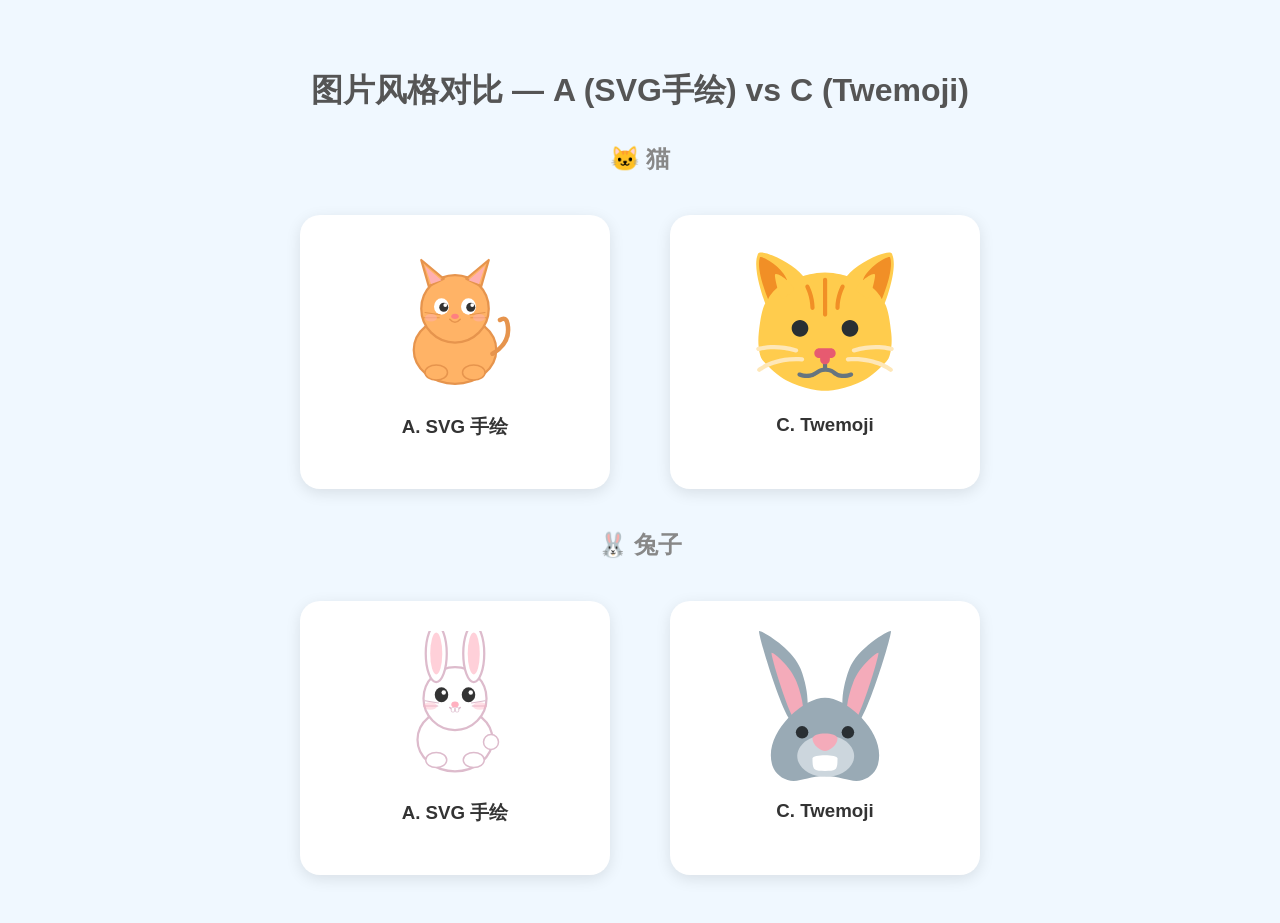
<file: compare.html>
<!DOCTYPE html>
<html>
<head>
<meta charset="UTF-8">
<title>图片风格对比</title>
<style>
  body { font-family: Arial, sans-serif; background: #f0f8ff; padding: 40px; text-align: center; }
  h1 { color: #555; }
  .row { display: flex; justify-content: center; gap: 60px; margin-top: 40px; flex-wrap: wrap; }
  .card { background: white; border-radius: 20px; padding: 30px; box-shadow: 0 4px 15px rgba(0,0,0,0.1); width: 250px; }
  .card img { width: 150px; height: 150px; }
  .card h3 { margin-top: 15px; color: #333; }
  .card p { color: #888; font-size: 14px; margin-top: 8px; }
</style>
</head>
<body>
  <h1>图片风格对比 — A (SVG手绘) vs C (Twemoji)</h1>

  <h2 style="margin-top:30px;color:#888">🐱 猫</h2>
  <div class="row">
    <div class="card">
      <img src="assets/samples/cat-svg.svg" alt="SVG手绘猫">
      <h3>A. SVG 手绘</h3>
    </div>
    <div class="card">
      <img src="assets/samples/cat-twemoji.svg" alt="Twemoji猫">
      <h3>C. Twemoji</h3>
    </div>
  </div>

  <h2 style="margin-top:40px;color:#888">🐰 兔子</h2>
  <div class="row">
    <div class="card">
      <img src="assets/samples/rabbit-svg.svg" alt="SVG手绘兔子">
      <h3>A. SVG 手绘</h3>
    </div>
    <div class="card">
      <img src="assets/samples/rabbit-twemoji.svg" alt="Twemoji兔子">
      <h3>C. Twemoji</h3>
    </div>
  </div>
</body>
</html>
</file>
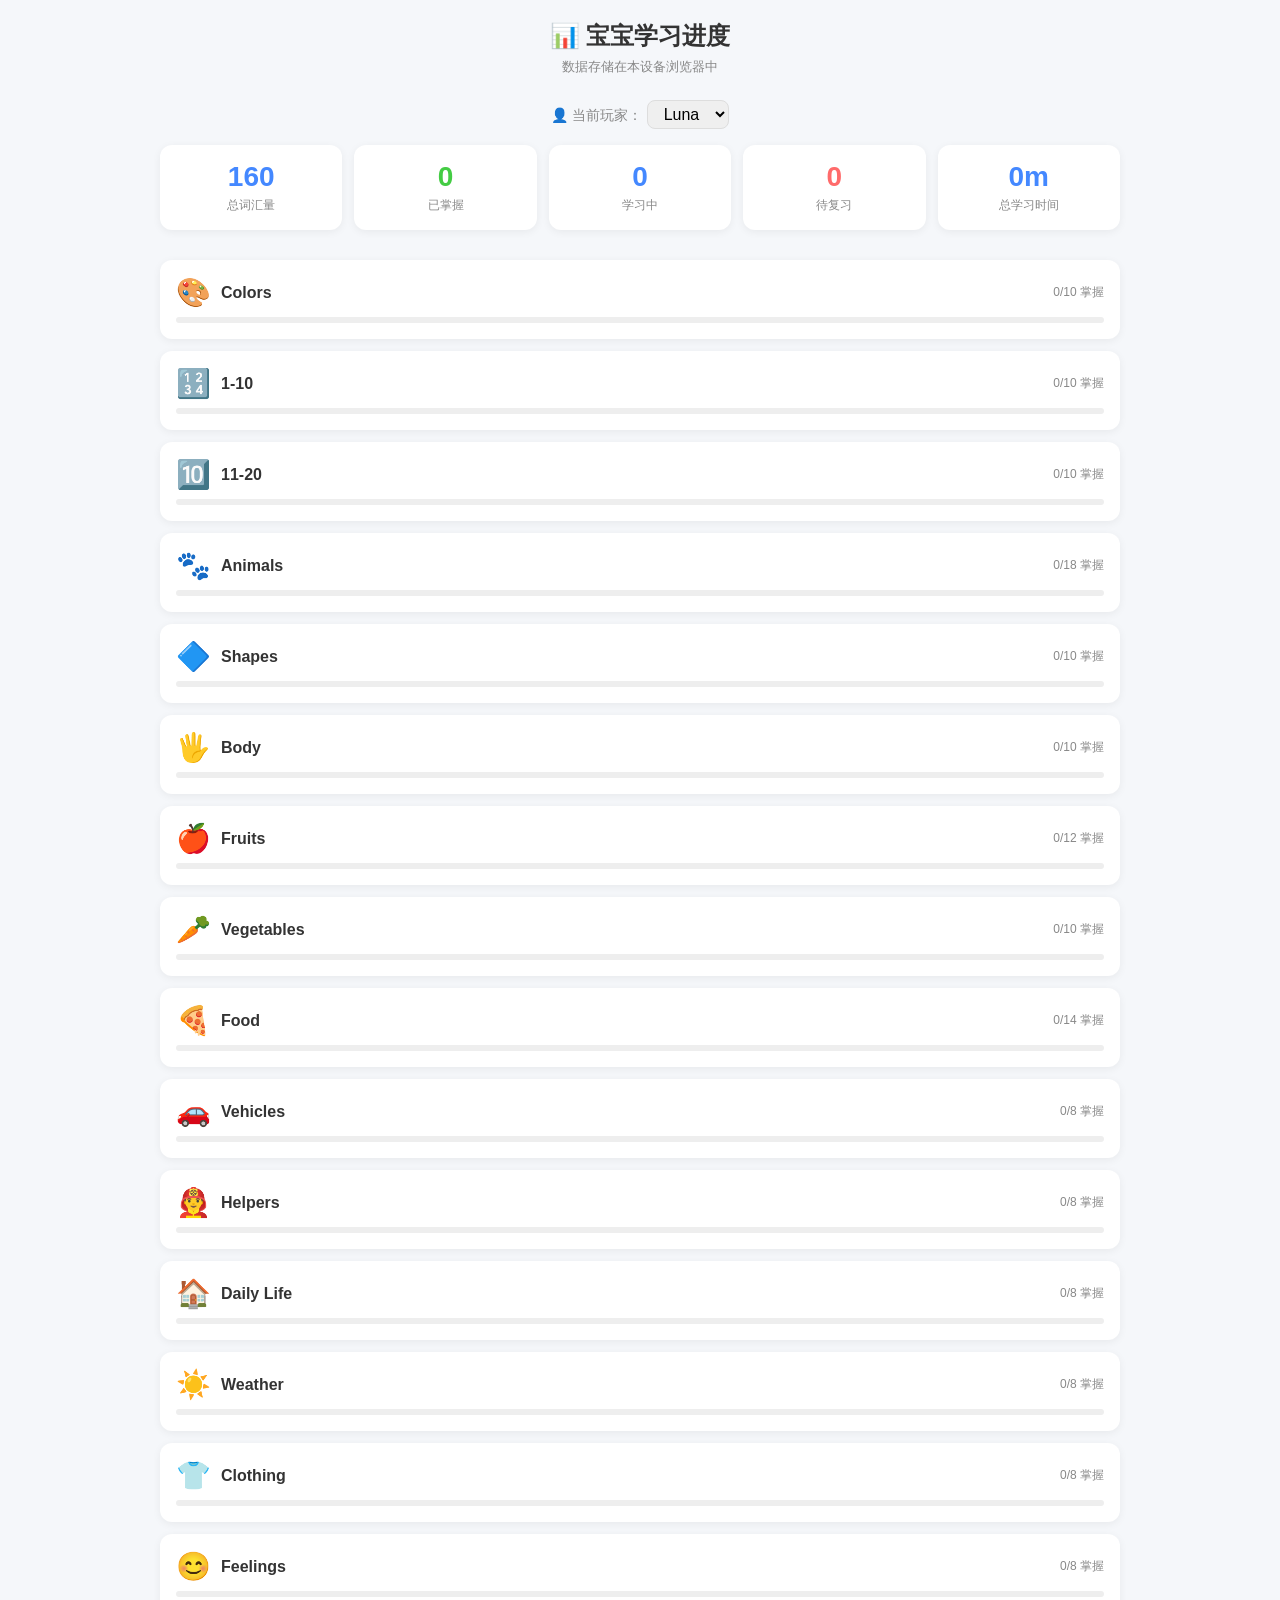
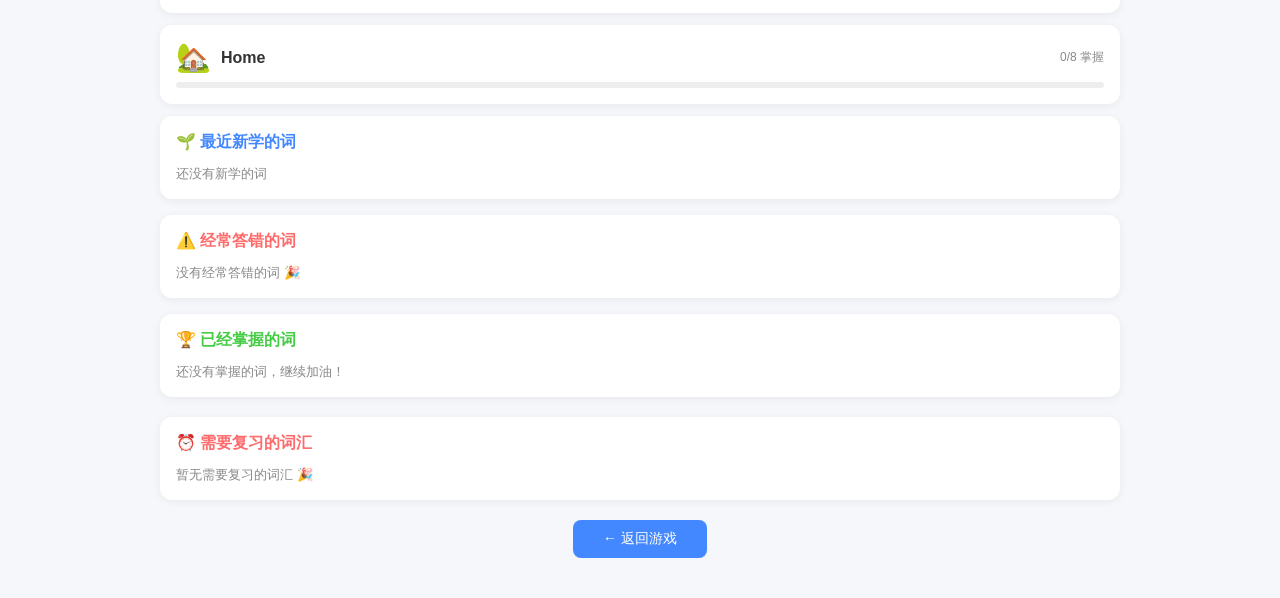
<file: parent.html>
<!DOCTYPE html>
<html lang="zh">
<head>
<meta charset="UTF-8">
<meta name="viewport" content="width=device-width, initial-scale=1.0">
<title>家长面板 — 宝宝学习进度</title>
<style>
  * { margin: 0; padding: 0; box-sizing: border-box; }
  body { font-family: -apple-system, 'PingFang SC', Arial, sans-serif; background: #f5f7fa; color: #333; padding: 20px; max-width: 1000px; margin: 0 auto; }
  h1 { text-align: center; color: #333; margin-bottom: 6px; font-size: 24px; }
  .subtitle { text-align: center; color: #888; font-size: 13px; margin-bottom: 24px; }

  /* 总览卡片 */
  .overview { display: grid; grid-template-columns: repeat(auto-fit, minmax(150px, 1fr)); gap: 12px; margin-bottom: 30px; }
  .card { background: white; border-radius: 12px; padding: 16px; text-align: center; box-shadow: 0 2px 8px rgba(0,0,0,0.06); }
  .card .num { font-size: 28px; font-weight: bold; color: #4488FF; }
  .card .label { font-size: 12px; color: #888; margin-top: 4px; }
  .card.warn .num { color: #FF6B6B; }
  .card.good .num { color: #44CC44; }

  /* 专题进度 */
  .level-section { background: white; border-radius: 12px; padding: 16px; margin-bottom: 12px; box-shadow: 0 2px 8px rgba(0,0,0,0.06); cursor: pointer; }
  .level-header { display: flex; align-items: center; gap: 10px; }
  .level-header .icon { font-size: 28px; }
  .level-header .name { font-weight: bold; font-size: 16px; flex: 1; }
  .level-header .stats { font-size: 12px; color: #888; }
  .progress-bar { height: 6px; border-radius: 3px; background: #eee; margin-top: 8px; overflow: hidden; display: flex; }
  .progress-bar .mastered { background: #44CC44; }
  .progress-bar .reviewing { background: #FFD700; }
  .progress-bar .learning { background: #4488FF; }

  /* 词汇详情 */
  .level-detail { display: none; margin-top: 12px; padding-top: 12px; border-top: 1px solid #eee; }
  .level-detail.open { display: block; }
  .vocab-grid { display: grid; grid-template-columns: repeat(auto-fill, minmax(100px, 1fr)); gap: 10px; }
  .vocab-item { text-align: center; padding: 8px; border-radius: 10px; background: #f9f9f9; position: relative; }
  .vocab-item img { width: 50px; height: 50px; }
  .vocab-item .emoji-display { font-size: 36px; line-height: 50px; }
  .vocab-item .word { font-size: 12px; font-weight: bold; margin-top: 4px; }
  .vocab-item .status-tag { position: absolute; top: 4px; right: 4px; font-size: 9px; padding: 1px 4px; border-radius: 4px; color: white; }
  .status-new { background: #4488FF; }
  .status-learning { background: #FF8833; }
  .status-reviewing { background: #FFD700; color: #333; }
  .status-mastered { background: #44CC44; }

  /* 学习总结 */
  .summary-section { background: white; border-radius: 12px; padding: 16px; margin-bottom: 16px; box-shadow: 0 2px 8px rgba(0,0,0,0.06); }
  .summary-section h2 { font-size: 16px; margin-bottom: 12px; }
  .summary-section h2.new-words { color: #4488FF; }
  .summary-section h2.hard-words { color: #FF6B6B; }
  .summary-section h2.mastered-words { color: #44CC44; }
  .summary-list { display: flex; flex-wrap: wrap; gap: 8px; }
  .summary-item { display: flex; align-items: center; gap: 6px; border-radius: 8px; padding: 6px 10px; font-size: 13px; }
  .summary-item img { width: 28px; height: 28px; }
  .summary-item .emoji-sm { font-size: 22px; }
  .summary-item .meta { font-size: 10px; color: #888; }
  .summary-new { background: #EEF4FF; border: 1px solid #CCE0FF; }
  .summary-hard { background: #FFF5F5; border: 1px solid #FFD4D4; }
  .summary-mastered { background: #F0FFF0; border: 1px solid #C8F0C8; }

  /* 复习建议 */
  .review-section { background: white; border-radius: 12px; padding: 16px; margin-top: 20px; box-shadow: 0 2px 8px rgba(0,0,0,0.06); }
  .review-section h2 { font-size: 16px; margin-bottom: 12px; color: #FF6B6B; }
  .review-list { display: flex; flex-wrap: wrap; gap: 8px; }
  .review-item { display: flex; align-items: center; gap: 6px; background: #FFF5F5; border: 1px solid #FFD4D4; border-radius: 8px; padding: 6px 10px; font-size: 13px; }
  .review-item img { width: 24px; height: 24px; }
  .review-item .retention { font-size: 10px; color: #FF6B6B; }
  .empty-msg { color: #888; font-size: 13px; }

  /* 返回按钮 */
  .back-btn { display: block; margin: 20px auto; padding: 10px 30px; background: #4488FF; color: white; border: none; border-radius: 8px; font-size: 14px; cursor: pointer; }
</style>
</head>
<body>
  <h1>📊 宝宝学习进度</h1>
  <p class="subtitle">数据存储在本设备浏览器中</p>

  <div style="text-align: center; margin-bottom: 16px;">
    <span style="font-size: 14px; color: #888;">👤 当前玩家：</span>
    <select id="profile-select" style="font-size: 16px; padding: 4px 12px; border-radius: 8px; border: 1px solid #ddd;"></select>
  </div>

  <div class="overview" id="overview"></div>

  <div id="levels-container"></div>

  <div class="summary-section" id="summary-new">
    <h2 class="new-words">🌱 最近新学的词</h2>
    <div class="summary-list" id="new-words-list"></div>
  </div>

  <div class="summary-section" id="summary-hard">
    <h2 class="hard-words">⚠️ 经常答错的词</h2>
    <div class="summary-list" id="hard-words-list"></div>
  </div>

  <div class="summary-section" id="summary-mastered">
    <h2 class="mastered-words">🏆 已经掌握的词</h2>
    <div class="summary-list" id="mastered-words-list"></div>
  </div>

  <div class="review-section" id="review-section">
    <h2>⏰ 需要复习的词汇</h2>
    <div class="review-list" id="review-list"></div>
  </div>

  <button class="back-btn" onclick="location.href='index.html'">← 返回游戏</button>

  <script src="js/config.js?v=8"></script>
  <script src="js/levels.js?v=8"></script>
  <script src="js/spaced-rep.js?v=8"></script>
  <script src="js/analytics.js?v=8"></script>
  <script>
    // 恢复当前角色
    const savedProfile = localStorage.getItem('balloon-current-profile');
    if (savedProfile) CONFIG.currentProfile = savedProfile;

    // 填充角色下拉框
    const profileSelect = document.getElementById('profile-select');
    let profiles = [];
    try { profiles = JSON.parse(localStorage.getItem('balloon-profiles') || '["Luna"]'); } catch(e) { profiles = ['Luna']; }
    profiles.forEach(name => {
      const opt = document.createElement('option');
      opt.value = name;
      opt.textContent = name;
      if (name === CONFIG.currentProfile) opt.selected = true;
      profileSelect.appendChild(opt);
    });
    profileSelect.onchange = () => {
      CONFIG.currentProfile = profileSelect.value;
      localStorage.setItem('balloon-current-profile', profileSelect.value);
      renderAll();
    };

    function renderAll() {
    SpacedRep.init();

    // 总览
    const allProgress = SpacedRep.getAllProgress();
    let totalWords = 0, totalMastered = 0, totalLearning = 0, totalDue = 0;
    Object.values(allProgress).forEach(p => {
      totalWords += p.total;
      totalMastered += p.mastered;
      totalLearning += p.learning + p.reviewing;
      totalDue += p.reviewDue;
    });

    // 学习时间
    const summary = Analytics.getSummary();

    document.getElementById('overview').innerHTML = `
      <div class="card"><div class="num">${totalWords}</div><div class="label">总词汇量</div></div>
      <div class="card good"><div class="num">${totalMastered}</div><div class="label">已掌握</div></div>
      <div class="card"><div class="num">${totalLearning}</div><div class="label">学习中</div></div>
      <div class="card warn"><div class="num">${totalDue}</div><div class="label">待复习</div></div>
      <div class="card"><div class="num">${summary.totalDurationMin}m</div><div class="label">总学习时间</div></div>
    `;

    // 各专题
    const container = document.getElementById('levels-container');
    Object.keys(LEVELS).forEach(key => {
      const level = LEVELS[key];
      const progress = allProgress[key];
      const pctMastered = (progress.mastered / progress.total * 100).toFixed(0);
      const pctReviewing = (progress.reviewing / progress.total * 100).toFixed(0);
      const pctLearning = (progress.learning / progress.total * 100).toFixed(0);

      const section = document.createElement('div');
      section.className = 'level-section';
      section.innerHTML = `
        <div class="level-header">
          <span class="icon">${level.icon}</span>
          <span class="name">${level.name}</span>
          <span class="stats">${progress.mastered}/${progress.total} 掌握</span>
        </div>
        <div class="progress-bar">
          <div class="mastered" style="width:${pctMastered}%"></div>
          <div class="reviewing" style="width:${pctReviewing}%"></div>
          <div class="learning" style="width:${pctLearning}%"></div>
        </div>
        <div class="level-detail">
          <div class="vocab-grid">
            ${level.items.map(item => {
              const status = SpacedRep.getItemStatus(key, item.id);
              const statusLabel = { new: '新', learning: '学', reviewing: '复', mastered: '✓' }[status];
              let imgHtml = '';
              if (item.display && item.display.startsWith('assets/')) {
                imgHtml = `<img src="${item.display}" alt="${item.id}">`;
              } else if (item.display) {
                imgHtml = `<span class="emoji-display">${item.display}</span>`;
              } else {
                imgHtml = `<span class="emoji-display" style="background:${item.color};width:36px;height:36px;border-radius:50%;display:inline-block"></span>`;
              }
              return `<div class="vocab-item">
                <span class="status-tag status-${status}">${statusLabel}</span>
                ${imgHtml}
                <div class="word">${item.label}</div>
              </div>`;
            }).join('')}
          </div>
        </div>
      `;
      section.querySelector('.level-header').onclick = () => {
        section.querySelector('.level-detail').classList.toggle('open');
      };
      container.appendChild(section);
    });

    // 需要复习的词
    const reviewList = document.getElementById('review-list');
    let allDueItems = [];
    Object.keys(LEVELS).forEach(key => {
      const dueItems = SpacedRep.getDueItems(key);
      dueItems.forEach(item => allDueItems.push({ ...item, levelKey: key, levelName: LEVELS[key].name }));
    });
    allDueItems.sort((a, b) => a.retention - b.retention);

    if (allDueItems.length === 0) {
      reviewList.innerHTML = '<span class="empty-msg">暂无需要复习的词汇 🎉</span>';
    } else {
      reviewList.innerHTML = allDueItems.slice(0, 30).map(item => {
        let img = '';
        if (item.display && item.display.startsWith('assets/')) {
          img = `<img src="${item.display}">`;
        }
        const retPct = (item.retention * 100).toFixed(0);
        return `<div class="review-item">${img}<span>${item.label}</span><span class="retention">${retPct}%</span></div>`;
      }).join('');
    }

    // === 学习总结：新学的 / 经常错的 / 已掌握的 ===
    const newWords = [], hardWords = [], masteredWords = [];
    Object.keys(LEVELS).forEach(key => {
      const level = LEVELS[key];
      level.items.forEach(item => {
        const status = SpacedRep.getItemStatus(key, item.id);
        const entry = SpacedRep._data[key] && SpacedRep._data[key][item.id];
        if (!entry) return; // 从未见过，跳过

        const total = entry.correct + entry.wrong;
        const accuracy = total > 0 ? entry.correct / total : 0;
        const info = { ...item, levelName: level.name, levelIcon: level.icon, entry, accuracy, total };

        if (status === 'mastered') {
          masteredWords.push(info);
        } else if (entry.wrong >= 2 && accuracy < 0.7) {
          hardWords.push(info);
        }
        if (status === 'learning' || status === 'reviewing') {
          newWords.push(info);
        }
      });
    });

    // 新学的：按最近练习时间排序
    newWords.sort((a, b) => b.entry.lastSeen - a.entry.lastSeen);
    // 经常错的：按错误率排序（错误率高的在前）
    hardWords.sort((a, b) => a.accuracy - b.accuracy);
    // 已掌握的：按正确次数排序
    masteredWords.sort((a, b) => b.entry.correct - a.entry.correct);

    function renderItemIcon(item) {
      if (item.display && item.display.startsWith('assets/')) {
        return `<img src="${item.display}">`;
      } else if (item.display) {
        return `<span class="emoji-sm">${item.display}</span>`;
      } else {
        return `<span class="emoji-sm" style="background:${item.color};width:22px;height:22px;border-radius:50%;display:inline-block"></span>`;
      }
    }

    document.getElementById('new-words-list').innerHTML = newWords.length === 0
      ? '<span class="empty-msg">还没有新学的词</span>'
      : newWords.slice(0, 30).map(item =>
          `<div class="summary-item summary-new">${renderItemIcon(item)}<span>${item.label}</span><span class="meta">${item.levelIcon} 练${item.total}次</span></div>`
        ).join('');

    document.getElementById('hard-words-list').innerHTML = hardWords.length === 0
      ? '<span class="empty-msg">没有经常答错的词 🎉</span>'
      : hardWords.slice(0, 30).map(item => {
          const accPct = (item.accuracy * 100).toFixed(0);
          return `<div class="summary-item summary-hard">${renderItemIcon(item)}<span>${item.label}</span><span class="meta">正确率${accPct}% · 错${item.entry.wrong}次</span></div>`;
        }).join('');

    document.getElementById('mastered-words-list').innerHTML = masteredWords.length === 0
      ? '<span class="empty-msg">还没有掌握的词，继续加油！</span>'
      : masteredWords.slice(0, 50).map(item =>
          `<div class="summary-item summary-mastered">${renderItemIcon(item)}<span>${item.label}</span><span class="meta">${item.levelIcon} 对${item.entry.correct}次</span></div>`
        ).join('');
    } // end renderAll

    renderAll();
  </script>
</body>
</html>
</file>
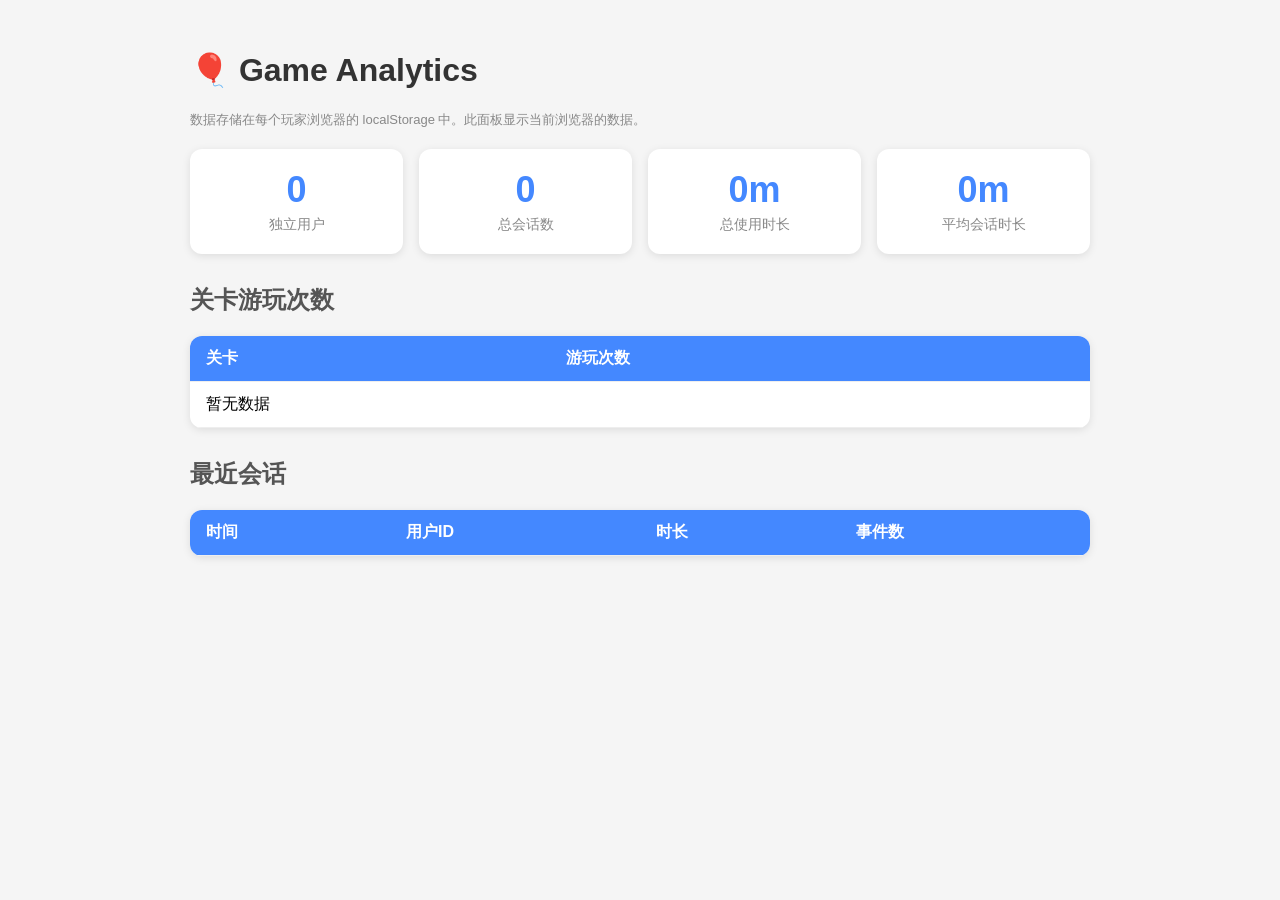
<file: stats.html>
<!DOCTYPE html>
<html>
<head>
<meta charset="UTF-8">
<title>Game Analytics Dashboard</title>
<style>
  body { font-family: Arial, sans-serif; background: #f5f5f5; padding: 30px; max-width: 900px; margin: 0 auto; }
  h1 { color: #333; }
  .stats { display: grid; grid-template-columns: repeat(auto-fit, minmax(200px, 1fr)); gap: 16px; margin: 20px 0; }
  .stat-card { background: white; border-radius: 12px; padding: 20px; box-shadow: 0 2px 8px rgba(0,0,0,0.1); text-align: center; }
  .stat-card .number { font-size: 36px; font-weight: bold; color: #4488FF; }
  .stat-card .label { font-size: 14px; color: #888; margin-top: 5px; }
  table { width: 100%; border-collapse: collapse; background: white; border-radius: 12px; overflow: hidden; box-shadow: 0 2px 8px rgba(0,0,0,0.1); }
  th, td { padding: 12px 16px; text-align: left; border-bottom: 1px solid #eee; }
  th { background: #4488FF; color: white; }
  .session-list { margin-top: 20px; }
  h2 { color: #555; margin-top: 30px; }
  .note { color: #888; font-size: 13px; margin-top: 10px; }
</style>
</head>
<body>
  <h1>🎈 Game Analytics</h1>
  <p class="note">数据存储在每个玩家浏览器的 localStorage 中。此面板显示当前浏览器的数据。</p>

  <div class="stats" id="stats"></div>

  <h2>关卡游玩次数</h2>
  <table id="level-table">
    <thead><tr><th>关卡</th><th>游玩次数</th></tr></thead>
    <tbody></tbody>
  </table>

  <h2>最近会话</h2>
  <table id="session-table">
    <thead><tr><th>时间</th><th>用户ID</th><th>时长</th><th>事件数</th></tr></thead>
    <tbody></tbody>
  </table>

  <script src="js/analytics.js?v=4"></script>
  <script>
    const summary = Analytics.getSummary();

    // 总览卡片
    document.getElementById('stats').innerHTML = `
      <div class="stat-card"><div class="number">${summary.uniqueUsers}</div><div class="label">独立用户</div></div>
      <div class="stat-card"><div class="number">${summary.totalSessions}</div><div class="label">总会话数</div></div>
      <div class="stat-card"><div class="number">${summary.totalDurationMin}m</div><div class="label">总使用时长</div></div>
      <div class="stat-card"><div class="number">${summary.avgDurationMin}m</div><div class="label">平均会话时长</div></div>
    `;

    // 关卡表
    const levelBody = document.querySelector('#level-table tbody');
    Object.entries(summary.levelPlays).sort((a,b) => b[1]-a[1]).forEach(([level, count]) => {
      levelBody.innerHTML += `<tr><td>${level}</td><td>${count}</td></tr>`;
    });
    if (Object.keys(summary.levelPlays).length === 0) {
      levelBody.innerHTML = '<tr><td colspan="2">暂无数据</td></tr>';
    }

    // 会话表
    const sessBody = document.querySelector('#session-table tbody');
    summary.history.slice(-20).reverse().forEach(s => {
      const time = new Date(s.startTime).toLocaleString();
      const dur = Math.round((s.duration || 0) / 60000) + 'min';
      const events = (s.events || []).length;
      sessBody.innerHTML += `<tr><td>${time}</td><td>${s.userId?.slice(0,12)}...</td><td>${dur}</td><td>${events}</td></tr>`;
    });
  </script>
</body>
</html>
</file>
